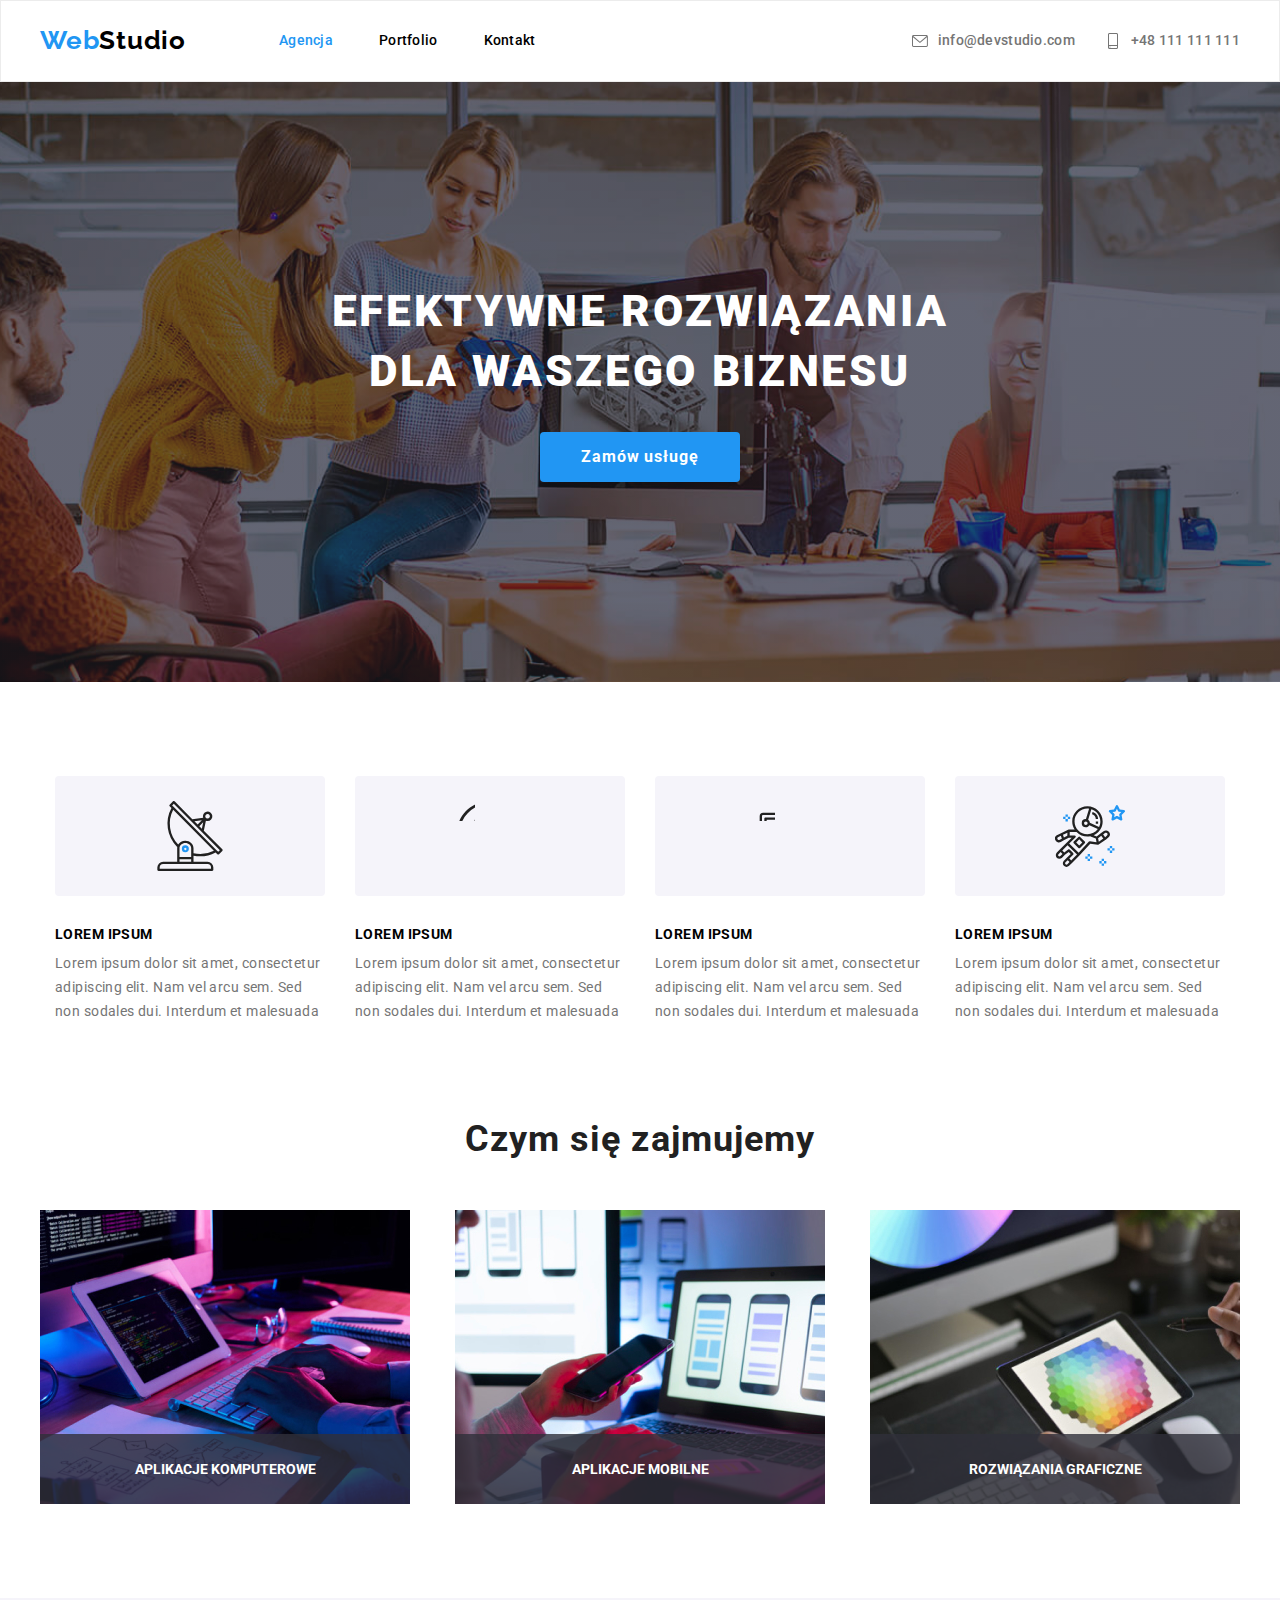
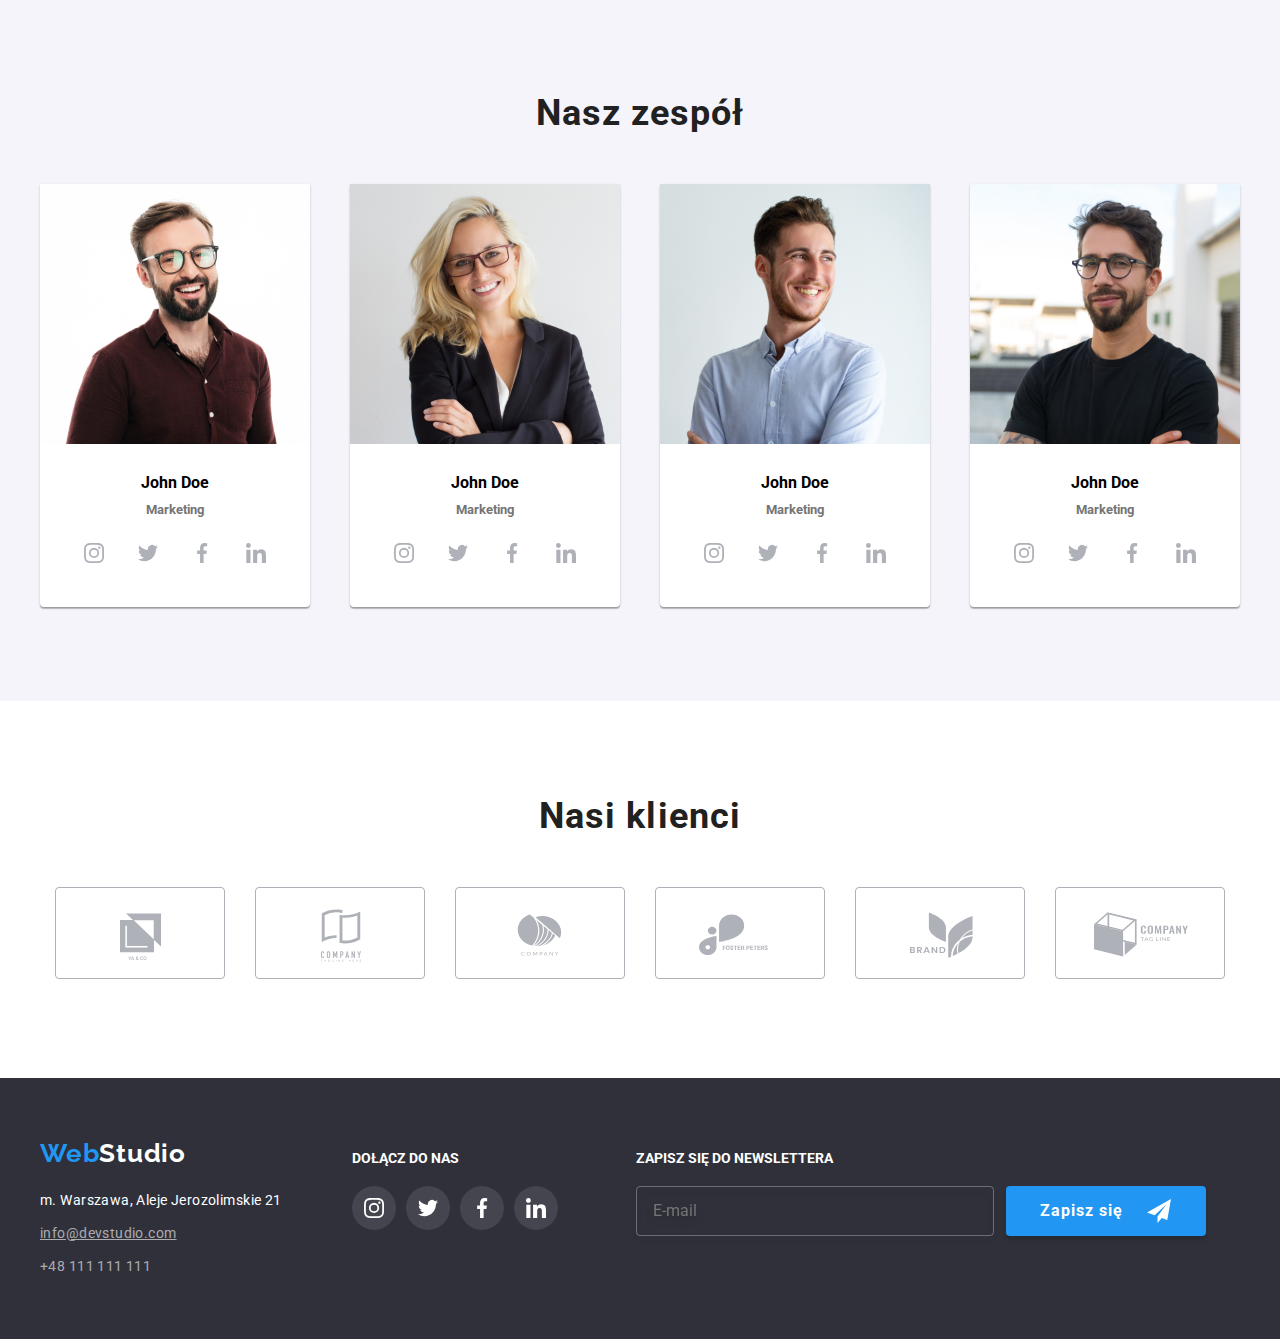
<file: index.html>
<!DOCTYPE html>
<html lang="pl">
<head>
    <meta charset="UTF-8">
    <meta http-equiv="X-UA-Compatible" content="IE=edge">
    <meta name="viewport" content="width=device-width, initial-scale=1.0">
    <link rel="preconnect" href="https://fonts.gstatic.com">
    <link
        href="https://fonts.googleapis.com/css2?family=Raleway:wght@400;700&family=Roboto:wght@400;500;700;900&display=swap"
        rel="stylesheet">

    <title>webstudio main page</title>

    <link rel="stylesheet"
        href="https://cdnjs.cloudflare.com/ajax/libs/modern-normalize/1.0.0/modern-normalize.min.css">
    <link rel="stylesheet" href="./css/main.min.css">

</head>

  <body>

    <header class="page-header">
      <div class="container">
        <a class="logo link" href="./index.html"><span class="logo logo__accent--blue">Web</span>Studio</a>


        <nav class="navigation">
          <ul class="navigation__list">
            <li class="navigation__item navigation__item--active-page list">
              <a class="navigation__link link" href="./index.html">Agencja</a>
            </li>
            <li class="navigation__item list">
              <a class="navigation__link link" href="./portfolio.html"
                >Portfolio</a
              >
            </li>
            <li class="navigation__item list">
              <a class="navigation__link link" href="./kontakt.html">Kontakt</a>
            </li>
          </ul>
        </nav>
        
        <ul class="contact__list">
            <li class="contact__item list">
              <a href="mailto:info@devstudio.com" class="contact__link link">
                <svg class="contact__icon icon">
                  <use xlink:href="./images/icons.svg#icon-envelope" />
                </svg>info@devstudio.com</a>
            </li>
            <li class="contact__item list">
              <a href="tel:+48111111111" class="contact__link link">
                <svg class="contact__icon icon">
                  <use xlink:href=" ./images/icons.svg#icon-smartphone" />
                </svg>+48 111 111 111</a>
            </li>
        </ul>
      </div>
    </header>
    <main>

      <!-- Service markup-->
      <section class="service">
        <div class="container">
          <h1 class="service__title">
            efektywne rozwiązania dla waszego biznesu
          </h1>
          <button type="button" class="btn service__btn btn--blue" data-modal-open>
            Zamów usługę
          </button>
        </div>
      </section>

      <!-- About us markup-->
      <section class="article">
        <div class="container">
          <ul class="article__list">
            <li class="article__item list">
              <div class="article__icon-wrapper">
                <svg class="article__icon">
                  <use href="./images/icons.svg#icon-antenna"></use>
                </svg>
              </div>
              <h3 class="article__title">Lorem ipsum</h3>
              <p class="article__text">
                Lorem ipsum dolor sit amet, consectetur adipiscing elit. Nam vel
                arcu sem. Sed non sodales dui. Interdum et malesuada
              </p>
            </li>
            <li class="article__item list">
              <div class="article__icon-wrapper">
                <svg class="article__icon">
                  <use href="./images/icons.svg#icon-clock"></use>
                </svg>
              </div>
              <h3 class="article__title">Lorem ipsum</h3>
              <p class="article__text">
                Lorem ipsum dolor sit amet, consectetur adipiscing elit. Nam vel
                arcu sem. Sed non sodales dui. Interdum et malesuada
              </p>
            </li>
            <li class="article__item list">
              <div class="article__icon-wrapper">
                <svg class="article__icon">
                  <use href="./images/icons.svg#icon-diagram"></use>
                </svg>
              </div>
              <h3 class="article__title">Lorem ipsum</h3>
              <p class="article__text">
                Lorem ipsum dolor sit amet, consectetur adipiscing elit. Nam vel
                arcu sem. Sed non sodales dui. Interdum et malesuada
              </p>
            </li>
            <li class="article__item list">
              <div class="article__icon-wrapper">
                <svg class="article__icon">
                  <use href="./images/icons.svg#icon-astronaut"></use>
                </svg>
              </div>
              <h3 class="article__title">Lorem ipsum</h3>
              <p class="article__text">
                Lorem ipsum dolor sit amet, consectetur adipiscing elit. Nam vel
                arcu sem. Sed non sodales dui. Interdum et malesuada
              </p>
            </li>
          </ul>
        </div>
      </section>

      <section class="about">
       <div class="container">
          <h2 class="about__title main-header">Czym się zajmujemy</h2>
          <ul class="about__list">
            <li class="about__item list">
              <img
                src="./images/main/about_us_img1.jpg"
                alt="klawiatura"
                width="370"
                height="294"
              />
              <p class="about__caption">aplikacje komputerowe</p>
            </li>
            <li class="about__item list">
              <img
                src="./images/main/about_us_img2.jpg"
                alt="laptop"
                width="370"
                height="294"
              />
              <p class="about__caption">aplikacje mobilne</p>
            </li>
            <li class="about__item list">
              <img
                src="./images/main/about_us_img3.jpg"
                alt="tablet"
                width="370"
                height="294"
              />
              <p class="about__caption">rozwiązania graficzne</p>
            </li>
          </ul>
        </div>
      </section>

      <!-- Team markup-->
      <section class="team">
        <div class="container">
          <h2 class="team__title main-header">Nasz zespół</h2>
          <ul class="team__list">
            <li class="team__item list">
              <img
                class="team__img"
                src="./images/main/team_product.jpg"
                alt="John Doe - Product Designer photo"
                width="270"
                height="260"
              />
              <div class="team__person">
                <h4 class="team__person--name">John Doe</h4>
                <h5 class="team__person--position">Marketing</h5>
                <ul class="team-socials__list list">
                  <li class="team-socials__item link">
                    <a
                      class="team-socials__link"
                      href="https://www.instagram.com/"
                    >
                      <svg class="team-socials__icon icon social-icon">
                        <use xlink:href="./images/icons.svg#icon-instagram"></use>
                      </svg>
                    </a>
                  </li>
                  <li class="team-socials__item link">
                    <a
                      class="team-socials__link"
                      href="https://twitter.com/"
                    >
                      <svg class="team-socials__icon icon social-icon">
                        <use xlink:href="./images/icons.svg#icon-twitter"></use>
                      </svg>
                    </a>
                  </li>
                  <li class="team-socials__item link">
                    <a
                      class="team-socials__link"
                      href="https://www.facebook.com/"
                    >
                      <svg class="team-socials__icon icon social-icon">
                        <use xlink:href="./images/icons.svg#icon-facebook"></use>
                      </svg>
                    </a>
                  </li>
                  <li class="team-socials__item link">
                    <a
                      class="team-socials__link"
                      href="https://www.linkedin.com/"
                    >
                      <svg class="team-socials__icon icon social-icon">
                        <use xlink:href="./images/icons.svg#icon-linkedin"></use>
                      </svg>
                    </a>
                  </li>
                </ul>
              </div>
            </li>
            <li class="team__item list">
              <img
                class="team__img"
                src="./images/main/team_frontend.jpg"
                alt="Jane Doe - Frontend Developer photo"
                width="270"
                height="260"
              />
              <div class="team__person">
                <h4 class="team__person--name">John Doe</h4>
                <h5 class="team__person--position">Marketing</h5>
                <ul class="team-socials__list list">
                  <li class="team-socials__item link">
                    <a
                      class="team-socials__link"
                      href="https://www.instagram.com/"
                    >
                      <svg class="team-socials__icon icon social-icon">
                        <use xlink:href="./images/icons.svg#icon-instagram"></use>
                      </svg>
                    </a>
                  </li>
                  <li class="team-socials__item link">
                    <a
                      class="team-socials__link"
                      href="https://twitter.com/"
                    >
                      <svg class="team-socials__icon icon social-icon">
                        <use xlink:href="./images/icons.svg#icon-twitter"></use>
                      </svg>
                    </a>
                  </li>
                  <li class="team-socials__item link">
                    <a
                      class="team-socials__link"
                      href="https://www.facebook.com/"
                    >
                      <svg class="team-socials__icon icon social-icon">
                        <use xlink:href="./images/icons.svg#icon-facebook"></use>
                      </svg>
                    </a>
                  </li>
                  <li class="team-socials__item link">
                    <a
                      class="team-socials__link"
                      href="https://www.linkedin.com/"
                    >
                      <svg class="team-socials__icon icon social-icon">
                        <use xlink:href="./images/icons.svg#icon-linkedin"></use>
                      </svg>
                    </a>
                  </li>
                </ul>
              </div>
            </li>
            <li class="team__item list">
              <img
                class="team__img"
                src="./images/main/team_marketing.jpg"
                alt="John Doe - Marketing photo"
                width="270"
                height="260"
              />
              <div class="team__person">
                <h4 class="team__person--name">John Doe</h4>
                <h5 class="team__person--position">Marketing</h5>
                <ul class="team-socials__list list">
                  <li class="team-socials__item link">
                    <a
                      class="team-socials__link"
                      href="https://www.instagram.com/"
                    >
                      <svg class="team-socials__icon icon social-icon">
                        <use xlink:href="./images/icons.svg#icon-instagram"></use>
                      </svg>
                    </a>
                  </li>
                  <li class="team-socials__item link">
                    <a
                      class="team-socials__link"
                      href="https://twitter.com/"
                    >
                      <svg class="team-socials__icon icon social-icon">
                        <use xlink:href="./images/icons.svg#icon-twitter"></use>
                      </svg>
                    </a>
                  </li>
                  <li class="team-socials__item link">
                    <a
                      class="team-socials__link"
                      href="https://www.facebook.com/"
                    >
                      <svg class="team-socials__icon icon social-icon">
                        <use xlink:href="./images/icons.svg#icon-facebook"></use>
                      </svg>
                    </a>
                  </li>
                  <li class="team-socials__item link">
                    <a
                      class="team-socials__link"
                      href="https://www.linkedin.com/"
                    >
                      <svg class="team-socials__icon icon social-icon">
                        <use xlink:href="./images/icons.svg#icon-linkedin"></use>
                      </svg>
                    </a>
                  </li>
                </ul>
              </div>
            </li>
            <li class="team__item list">
              <img
                class="team__img"
                src="./images/main/team_ui.jpg"
                alt="John Doe - UI Designer photo"
                width="270"
                height="260"
              />
              <div class="team__person">
                <h4 class="team__person--name">John Doe</h4>
                <h5 class="team__person--position">Marketing</h5>
                <ul class="team-socials__list list">
                  <li class="team-socials__item link">
                    <a
                      class="team-socials__link"
                      href="https://www.instagram.com/"
                    >
                      <svg class="team-socials__icon icon social-icon">
                        <use xlink:href="./images/icons.svg#icon-instagram"></use>
                      </svg>
                    </a>
                  </li>
                  <li class="team-socials__item link">
                    <a
                      class="team-socials__link"
                      href="https://twitter.com/"
                    >
                      <svg class="team-socials__icon icon social-icon">
                        <use xlink:href="./images/icons.svg#icon-twitter"></use>
                      </svg>
                    </a>
                  </li>
                  <li class="team-socials__item link">
                    <a
                      class="team-socials__link"
                      href="https://www.facebook.com/"
                    >
                      <svg class="team-socials__icon icon social-icon">
                        <use xlink:href="./images/icons.svg#icon-facebook"></use>
                      </svg>
                    </a>
                  </li>
                  <li class="team-socials__item link">
                    <a
                      class="team-socials__link"
                      href="https://www.linkedin.com/"
                    >
                      <svg class="team-socials__icon icon social-icon">
                        <use xlink:href="./images/icons.svg#icon-linkedin"></use>
                      </svg>
                    </a>
                  </li>
                </ul>
              </div>
            </li>
          </ul>
        </div>
      </section>

      <!-- Team markup-->
      <section class="clients">
        <div class="container">
        <h2 class="clients__title main-header">Nasi klienci</h2>
          <ul class="clients__list">
            <li class="clients__item list">
              <a class="clients__link" href="#">
                <svg class="clients__icon icon">
                  <use href="./images/icons.svg#icon-logo1"></use>
                </svg>
              </a>
            </li>
            <li class="clients__item list">
              <a class="clients__link" href="#">
                <svg class="clients__icon icon">
                  <use href="./images/icons.svg#icon-logo2"></use>
                </svg>
              </a>
            </li>
            <li class="clients__item list">
              <a class="clients__link" href="#">
                <svg class="clients__icon icon">
                  <use href="./images/icons.svg#icon-logo3"></use>
                </svg>
              </a>
            </li>
            <li class="clients__item list">
              <a class="clients__link" href="#">
                <svg class="clients__icon icon">
                  <use href="./images/icons.svg#icon-logo4"></use>
                </svg>
              </a>
            </li>
            <li class="clients__item list">
              <a class="clients__link" href="#">
                <svg class="clients__icon icon">
                  <use href="./images/icons.svg#icon-logo5"></use>
                </svg>
              </a>
            </li>
            <li class="clients__item list">
              <a class="clients__link" href="#">
                <svg class="clients__icon icon">
                  <use href="./images/icons.svg#icon-logo6"></use>
                </svg>
              </a>
            </li>
          </ul>
        </div>
      </section>
    </main>

    <footer class="footer">
      <div class="container">
        <div class="footer__wrapper">
          <a class="footer__logo footer_logo--white logo link" href="./index.html"
                ><span class="logo logo__accent--blue">Web</span
                ><span class="logo logo__accent--white">Studio</span></a
              >
            <address>
              <ul class="adress__list">
                <li class="adress__item list">
                  m. Warszawa, Aleje Jerozolimskie 21
                </li>
                <li class="adress__item list">
                  <a
                    class="adress__contact link"
                    href="mailto:info@devstudio.com"
                    >info@devstudio.com</a
                  >
                </li>
                <li class="adress__item list">
                  <a class="adress__contact link" href="tel:48111111111"
                    >+48 111 111 111</a
                  >
                </li>
              </ul>
            </address>
          </div>

          <div class="footer-socials">
            <h3 class="footer-socials__title">dołącz do nas</h3>
            <ul class="footer-socials__list list">
              <li class="footer-socials__item link">
                <a
                  class="footer-socials__link"
                  href="https://www.instagram.com/"
                >
                  <svg class="footer-socials__icon icon social-icon">
                    <use href="./images/icons.svg#icon-instagram"></use>
                  </svg>
                </a>
              </li>
              <li class="footer-socials__item link">
                <a class="footer-socials__link" href="https://twitter.com/">
                  <svg class="footer-socials__icon icon social-icon">
                    <use href="./images/icons.svg#icon-twitter"></use>
                  </svg>
                </a>
              </li>
              <li class="footer-socials__item link">
                <a
                  class="footer-socials__link"
                  href="https://www.facebook.com/"
                >
                  <svg class="footer-socials__icon icon social-icon">
                    <use href="./images/icons.svg#icon-facebook"></use>
                  </svg>
                </a>
              </li>
              <li class="footer-socials__item link">
                <a
                  class="footer-socials__link"
                  href="https://www.linkedin.com/"
                >
                  <svg class="footer-socials__icon icon social-icon">
                    <use href="./images/icons.svg#icon-linkedin"></use>
                  </svg>
                </a>
              </li>
            </ul>
          </div>

          <div class="newsletter">
            <form
              class="newsletter__form"
              autocomplete="off"
              method="POST"
              action="javascript:void(0);"
            >
              <label class="newsletter__label">
                <h3 class="newsletter__title">
                  zapisz się do newslettera
                </h3>
                <input
                  class="newsletter__input"
                  type="email"
                  name="email"
                  placeholder="E-mail"
                  required
                />
              </label>
              <button type="submit" class="btn btn--blue newsletter__btn ">
                Zapisz się
                <svg class="newsletter__icon">
                  <use href="./images/icons.svg#icon-send"></use>
                </svg>
              </button>
            </form>
          </li>
        </div>
      </div>
    </footer>

    <div class="backdrop is-hidden" data-modal>

      <div class="modal">
        <button type="button" id="close" class="modal__btn" data-modal-close>
          <svg class="close__icon">
            <use href="./images/icons.svg#icon-cross"></use>
          </svg>
        </button>

        <div class="modal__form">
          <h3 class="form__header">Zostaw swoje dane w formularzu poniżej</h3>
          <form class="form__container" autocomplete="off" method="POST">

            <label class="form__label" for="user_name">
              <span class="form__span">Imie</span>
              <svg class="form__icon">
                <use href="./images/icons.svg#icon-person"></use>
              </svg>
              <input 
                class="form__text"
                type="name"
                id="user_name"
                name="name"
                required 
              />
            </label>

            <label class="form__label" for="user_phone">
              <span class="form__span">Telefon</span>
              <svg class="form__icon">
                <use href="./images/icons.svg#icon-phone"></use>
              </svg>
              <input
                class="form__text"
                type="phone"
                id="user_phone"
                name="phone"
                pattern="[0-9]{3}-[0-9]{3}-[0-9]{3}"
                required
              />
            </label>

            <label class="form__label" for="user_email">
              <span class="form__span">Email</span>
              <svg class="form__icon">
                <use href="./images/icons.svg#icon-email"></use>
              </svg>
              <input class="form__text" type="email" id="user_email" name="email" required />
            </label>

            <label class="form__label">
              <span class="form__span">Komentarz</span>
              <textarea
                class="form__textarea"
                id="comment"
                name="comment"
                rows="5"
                placeholder="Wprowadź text"
              ></textarea>
            </label>

            <label class="policy__input">
              <input
                class="policy__input--checkbox hidden-input"
                type="checkbox"
                name="accept"
                required
              />
              <span class="policy__text"
                >Oświadczam, iż akceptuję
                <a href="#" class="policy__link">Regulamin</a> i
                <a href="#" class="policy__link">Politykę Prywatności.</a>
              </span>
            </label>

            <button type="button" id="send" class="modal__btn--submit btn--blue btn" data-modal-close>
              Wyślij
            </button>
          </form>
          </div>
        </div>
      </div>
    <script src="./js/modal.js"></script>
  </body>
</html>
</file>
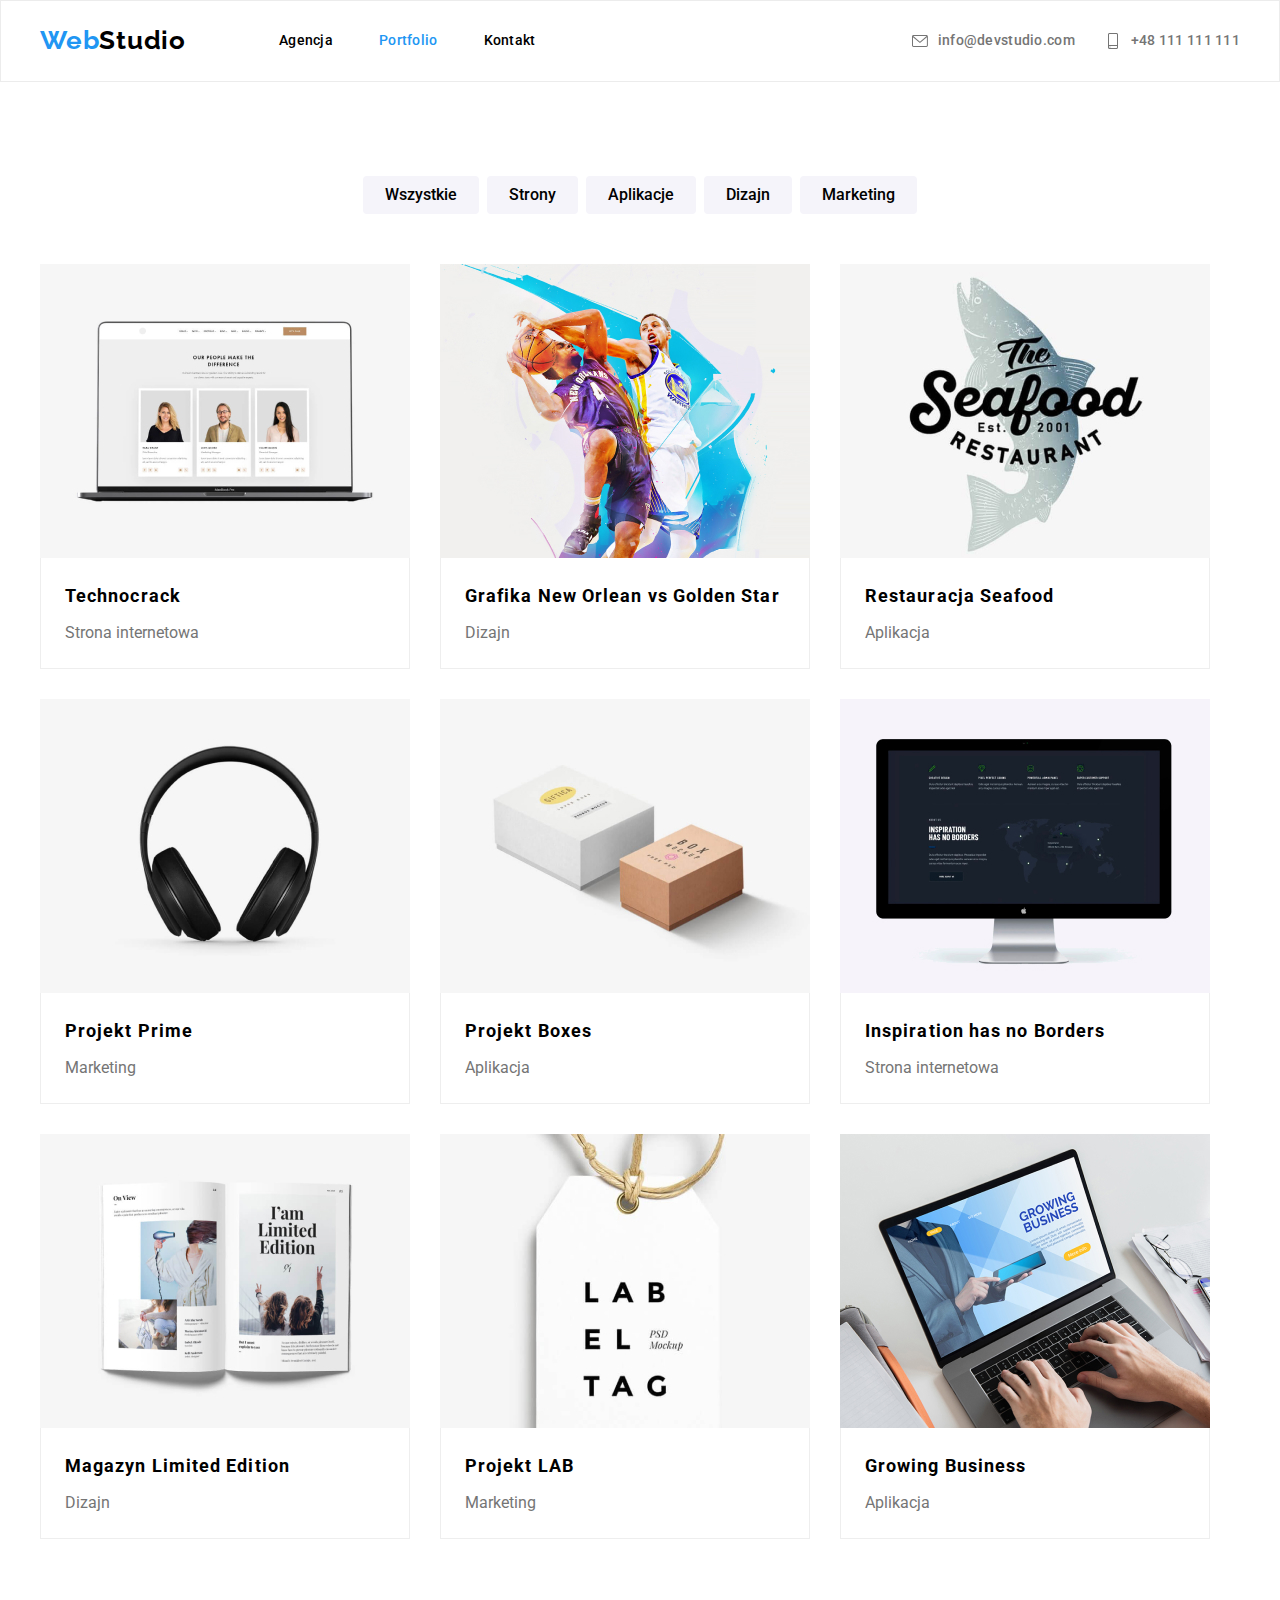
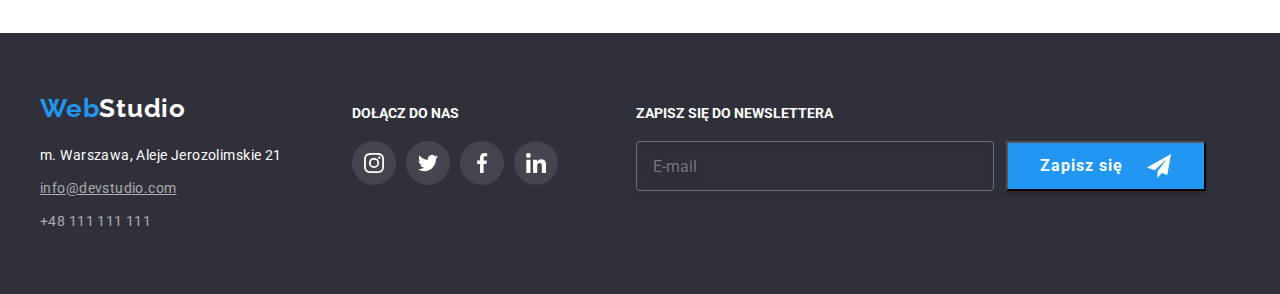
<file: portfolio.html>
<!DOCTYPE html>
<html lang="pl">

<head>
    <meta charset="UTF-8">
    <meta http-equiv="X-UA-Compatible" content="IE=edge">
    <meta name="viewport" content="width=device-width, initial-scale=1.0">
    <link rel="preconnect" href="https://fonts.gstatic.com">
    <link
        href="https://fonts.googleapis.com/css2?family=Raleway:wght@400;700&family=Roboto:wght@400;500;700;900&display=swap"
        rel="stylesheet">

    <title>webstudio portfolio page</title>

    <link rel="stylesheet"
        href="https://cdnjs.cloudflare.com/ajax/libs/modern-normalize/1.0.0/modern-normalize.min.css">
    <link rel="stylesheet" href="./css/main.min.css">

</head>

  <body>
    <header class="page-header">
      <div class="container">
        <a class="logo link" href="./index.html"><span class="logo logo__accent--blue">Web</span>Studio</a>

        <nav class="navigation">
          <ul class="navigation__list">
            <li class="navigation__item list">
              <a class="navigation__link link" href="./index.html">Agencja</a>
            </li>
            <li class="navigation__item navigation__item--active-page list">
              <a class="navigation__link link" href="./portfolio.html"
                >Portfolio</a
              >
            </li>
            <li class="navigation__item list">
              <a class="navigation__link link" href="./kontakt.html">Kontakt</a>
            </li>
          </ul>
        </nav>
        
        <ul class="contact__list">
            <li class="contact__item list">
              <a href="mailto:info@devstudio.com" class="contact__link link">
                <svg class="contact__icon icon">
                  <use xlink:href="./images/icons.svg#icon-envelope" />
                </svg>info@devstudio.com</a>
            </li>
            <li class="contact__item list">
              <a href="tel:+48111111111" class="contact__link link">
                <svg class="contact__icon icon">
                  <use xlink:href=" ./images/icons.svg#icon-smartphone" />
                </svg>+48 111 111 111</a>
            </li>
        </ul>
      </div>
    </header>

    <main>
      <section class="nav">
        <!-- Buttons markup-->
        <div class="container">
          <ul class="nav__list">
            <li class="nav__item list">
              <button type="button" class="nav__btn btn">Wszystkie</button>
            </li>
            <li class="nav__item list">
              <button type="button" class="nav__btn btn"">Strony</button>
            </li>
            <li class="nav__item list">
              <button type="button" class="nav__btn btn"">Aplikacje</button>
            </li>
            <li class="nav__item list">
              <button type="button" class="nav__btn btn"">Dizajn</button>
            </li>
            <li class="nav__item list">
              <button type="button" class="nav__btn btn"">Marketing</button>
            </li>
          </ul>


        <!-- Table portfolio markup-->
          <ul class="portfolio">
            <li class="portfolio__item list">
              <div class="portfolio__img--box">
                <img
                  class="portoflio__img"
                  src="./images/portfolio/portfolio_img1.jpg"
                  alt="laptop"
                  width="370"
                  height="294"
                />
                <div class="portfolio__overlay">
                  <p class="portfolio__overlay--text">
                    Technocrack jest popularną platformą wykorzystywaną do
                    rozpowszechniania koronawirusa. Firmy wykorzystują tę
                    platformę do celów szpiegowskich i ataków na
                    niezabezpieczone serwery konkurencji
                  </p>
                </div>
              </div>
              <figcaption class="portfolio__caption">
                <h3 class="portfolio__caption--title">Technocrack</h3>
                <p class="portfolio__caption--text">Strona internetowa</p>
              </figcaption>
            </li>
            <li class="portfolio__item list">
              <div class="portfolio__img--box">
                <img
                  class="portoflio__img"
                  src="./images/portfolio/portfolio_img2.jpg"
                  alt="koszykówka"
                  width="370"
                  height="294"
                />
                <div class="portfolio__overlay">
                  <p class="portfolio__overlay--text">
                    Technocrack jest popularną platformą wykorzystywaną do
                    rozpowszechniania koronawirusa. Firmy wykorzystują tę
                    platformę do celów szpiegowskich i ataków na
                    niezabezpieczone serwery konkurencji
                  </p>
                </div>
              </div>
              <figcaption class="portfolio__caption">
                <h3 class="portfolio__caption--title">
                  Grafika New Orlean vs Golden Star
                </h3>
                <p class="portfolio__caption--text">Dizajn</p>
              </figcaption>
            </li>
            <li class="portfolio__item list">
              <div class="portfolio__img--box">
                <img
                  class="portoflio__img"
                  src="./images/portfolio/portfolio_img3.jpg"
                  alt="the seafood restaurant logo"
                  width="370"
                  height="294"
                />
                <div class="portfolio__overlay">
                  <p class="portfolio__overlay--text">
                    Technocrack jest popularną platformą wykorzystywaną do
                    rozpowszechniania koronawirusa. Firmy wykorzystują tę
                    platformę do celów szpiegowskich i ataków na
                    niezabezpieczone serwery konkurencji
                  </p>
                </div>
              </div>
              <figcaption class="portfolio__caption">
                <h3 class="portfolio__caption--title">Restauracja Seafood</h3>
                <p class="portfolio__caption--text">Aplikacja</p>
              </figcaption>
            </li>
            <li class="portfolio__item list">
              <div class="portfolio__img--box">
                <img
                  class="portoflio__img"
                  src="./images/portfolio/portfolio_img4.jpg"
                  alt="słuchawki"
                  width="370"
                  height="294"
                />
                <div class="portfolio__overlay">
                  <p class="portfolio__overlay--text">
                    Technocrack jest popularną platformą wykorzystywaną do
                    rozpowszechniania koronawirusa. Firmy wykorzystują tę
                    platformę do celów szpiegowskich i ataków na
                    niezabezpieczone serwery konkurencji
                  </p>
                </div>
              </div>
              <figcaption class="portfolio__caption">
                <h3 class="portfolio__caption--title">Projekt Prime</h3>
                <p class="portfolio__caption--text">Marketing</p>
              </figcaption>
            </li>
            <li class="portfolio__item list">
              <div class="portfolio__img--box">
                <img
                  class="portoflio__img"
                  src="./images/portfolio/portfolio_img5.jpg"
                  alt="dwa pudełka"
                  width="370"
                  height="294"
                />
                <div class="portfolio__overlay">
                  <p class="portfolio__overlay--text">
                    Technocrack jest popularną platformą wykorzystywaną do
                    rozpowszechniania koronawirusa. Firmy wykorzystują tę
                    platformę do celów szpiegowskich i ataków na
                    niezabezpieczone serwery konkurencji
                  </p>
                </div>
              </div>
              <figcaption class="portfolio__caption">
                <h3 class="portfolio__caption--title">Projekt Boxes</h3>
                <p class="portfolio__caption--text">Aplikacja</p>
              </figcaption>
            </li>
            <li class="portfolio__item list">
              <div class="portfolio__img--box">
                <img
                  class="portoflio__img"
                  src="./images/portfolio/portfolio_img6.jpg"
                  alt="monitor ekran"
                  width="370"
                  height="294"
                />
                <div class="portfolio__overlay">
                  <p class="portfolio__overlay--text">
                    Technocrack jest popularną platformą wykorzystywaną do
                    rozpowszechniania koronawirusa. Firmy wykorzystują tę
                    platformę do celów szpiegowskich i ataków na
                    niezabezpieczone serwery konkurencji
                  </p>
                </div>
              </div>
              <figcaption class="portfolio__caption">
                <h3 class="portfolio__caption--title">Inspiration has no Borders</h3>
                <p class="portfolio__caption--text">Strona internetowa</p>
              </figcaption>
            </li>
            <li class="portfolio__item list">
              <div class="portfolio__img--box">
                <img
                  class="portoflio__img"
                  src="./images/portfolio/portfolio_img7.jpg"
                  alt="magazyn"
                  width="370"
                  height="294"
                />
                <div class="portfolio__overlay">
                  <p class="portfolio__overlay--text">
                    Technocrack jest popularną platformą wykorzystywaną do
                    rozpowszechniania koronawirusa. Firmy wykorzystują tę
                    platformę do celów szpiegowskich i ataków na
                    niezabezpieczone serwery konkurencji
                  </p>
                </div>
              </div>
              <figcaption class="portfolio__caption">
                <h3 class="portfolio__caption--title">Magazyn Limited Edition</h3>
                <p class="portfolio__caption--text">Dizajn</p>
              </figcaption>
            </li>
            <li class="portfolio__item list">
              <div class="portfolio__img--box">
                <img
                  class="portoflio__img"
                  src="./images/portfolio/portfolio_img8.jpg"
                  alt="label tag"
                  width="370"
                  height="294"
                />
                <div class="portfolio__overlay">
                  <p class="portfolio__overlay--text">
                    Technocrack jest popularną platformą wykorzystywaną do
                    rozpowszechniania koronawirusa. Firmy wykorzystują tę
                    platformę do celów szpiegowskich i ataków na
                    niezabezpieczone serwery konkurencji
                  </p>
                </div>
              </div>
              <figcaption class="portfolio__caption">
                <h3 class="portfolio__caption--title">Projekt LAB</h3>
                <p class="portfolio__caption--text">Marketing</p>
              </figcaption>
            </li>
            <li class="portfolio__item list">
              <div class="portfolio__img--box">
                <img
                  class="portoflio__img"
                  src="./images/portfolio/portfolio_img9.jpg"
                  alt="growning business"
                  width="370"
                  height="294"
                />
                <div class="portfolio__overlay">
                  <p class="portfolio__overlay--text">
                    Technocrack jest popularną platformą wykorzystywaną do
                    rozpowszechniania koronawirusa. Firmy wykorzystują tę
                    platformę do celów szpiegowskich i ataków na
                    niezabezpieczone serwery konkurencji
                  </p>
                </div>
              </div>
              <figcaption class="portfolio__caption">
                <h3 class="portfolio__caption--title">Growing Business</h3>
                <p class="portfolio__caption--text">Aplikacja</p>
              </figcaption>
            </li>
          </ul>
        </div>
      </section>
    </main>

    <footer class="footer">
      <div class="container">
        <div class="footer__wrapper">
              <a class="footer__logo footer_logo--white logo link" href="./index.html"
                ><span class="logo logo__accent--blue">Web</span
                ><span class="logo logo__accent--white">Studio</span></a
              >
            <address>
              <ul class="adress__list">
                <li class="adress__item list">
                  m. Warszawa, Aleje Jerozolimskie 21
                </li>
                <li class="adress__item list">
                  <a
                    class="adress__contact link"
                    href="mailto:info@devstudio.com"
                    >info@devstudio.com</a
                  >
                </li>
                <li class="adress__item list">
                  <a class="adress__contact link" href="tel:48111111111"
                    >+48 111 111 111</a
                  >
                </li>
              </ul>
            </address>
          </div>

          <div class="footer-socials">
            <h3 class="footer-socials__title">dołącz do nas</h3>
            <ul class="footer-socials__list list">
              <li class="footer-socials__item link">
                <a
                  class="footer-socials__link"
                  href="https://www.instagram.com/"
                >
                  <svg class="footer-socials__icon icon social-icon">
                    <use href="./images/icons.svg#icon-instagram"></use>
                  </svg>
                </a>
              </li>
              <li class="footer-socials__item link">
                <a class="footer-socials__link" href="https://twitter.com/">
                  <svg class="footer-socials__icon icon social-icon">
                    <use href="./images/icons.svg#icon-twitter"></use>
                  </svg>
                </a>
              </li>
              <li class="footer-socials__item link">
                <a
                  class="footer-socials__link"
                  href="https://www.facebook.com/"
                >
                  <svg class="footer-socials__icon icon social-icon">
                    <use href="./images/icons.svg#icon-facebook"></use>
                  </svg>
                </a>
              </li>
              <li class="footer-socials__item link">
                <a
                  class="footer-socials__link"
                  href="https://www.linkedin.com/"
                >
                  <svg class="footer-socials__icon icon social-icon">
                    <use href="./images/icons.svg#icon-linkedin"></use>
                  </svg>
                </a>
              </li>
            </ul>
          </div>

          <div class="newsletter">
            <form
              class="newsletter__form"
              autocomplete="off"
              method="POST"
              action="javascript:void(0);"
            >
              <label class="newsletter__label">
                <h3 class="newsletter__title">
                  zapisz się do newslettera
                </h3>
                <input
                  class="newsletter__input"
                  type="email"
                  name="email"
                  placeholder="E-mail"
                  required
                />
              </label>
              <button type="submit" class="newsletter__btn btn--blue">
                Zapisz się
                <svg class="newsletter__icon">
                  <use href="./images/icons.svg#icon-send"></use>
                </svg>
              </button>
            </form>
          </li>
        </div>
      </div>
    </footer>

    <script src="./js/modal.js"></script>
  </body>
</html>
</file>
<file: css/main.min.css>
:root{font-family:"Roboto",sans-serif}body{font-family:var(--main-font)}h1,h2,h3,h4,h5,h6{margin:0;padding:0}ul,ol{padding:0;margin:0}p{margin:0;padding:0}a,a:visited{text-decoration:none;color:currentColor}figcaption{margin:0;padding:0}.list{list-style:none}.link{text-decoration:none}img{display:block}.container{width:1200px;margin:0 auto}.page-header .container{display:flex;align-items:center;height:80px;padding-top:24px;padding-bottom:25px}.service .container{padding:200px 0}.article .container{padding-top:94px;padding-bottom:47px}.about .container{padding-top:47px;padding-bottom:94px}.team .container{padding-top:94px;padding-bottom:94px}.clients .container{padding-top:94px;padding-bottom:94px}.footer .container{display:flex;padding-top:60px;padding-bottom:60px;justify-content:center;align-items:flex-start}.nav .container{padding-top:94px;padding-bottom:94px}.main-header{font-weight:700;font-size:36px;line-height:1.167;text-align:center;letter-spacing:0.03em;color:#212121}.icon{display:inline-block;fill:currentColor}.contact__icon{height:16px;width:16px;margin-right:10px}.social-icon{width:20px;height:20px}.close__icon{width:11px;height:11px}.form__icon{height:18px;width:18px}.btn{border-radius:4px;border:none;cursor:pointer}.btn--blue{font-family:"Roboto",sans-serif;font-weight:700;font-size:16px;line-height:1.875;letter-spacing:0.06em;color:#fff;background-color:#2196f3;box-shadow:0px 4px 4px rgba(0,0,0,0.15);width:200px;height:50px}.btn__close{position:absolute;display:flex;justify-content:center;align-items:center;top:8px;right:8px;width:30px;height:30px;border:1px solid rgba(0,0,0,0.1);border-radius:50%;background-color:transparent}.logo{font-family:"Raleway",sans-serif;font-weight:700;font-size:26px;line-height:1.192;letter-spacing:0.03em;color:#000}.logo__accent--blue{color:#2196f3}.logo__accent--white{color:#fff}.backdrop{position:fixed;left:0;top:0;width:100%;height:100%;background-color:rgba(0,0,0,0.2);opacity:1;transition:opacity 250ms cubic-bezier(0.4, 0, 0.2, 1)}.is-hidden{opacity:0;visibility:hidden;pointer-events:none}.page-header{border:1px solid #ECECEC}.navigation{display:flex}.navigation__list{display:flex;align-items:center;margin-left:93px}.navigation__item:not(:last-child){margin-right:46px}.navigation__item--active-page{color:#2196f3}.navigation__link{letter-spacing:0.02em;font-weight:500;font-size:14px;cursor:pointer;transition:all 250ms cubic-bezier(0.4, 0, 0.2, 1)}.navigation__link:after{content:"";display:inline-block;position:absolute;width:100%;height:4px;left:0;top:45px;background:#2196f3;border-radius:2px;transform:scale(0, 1);transition:all 250ms cubic-bezier(0.4, 0, 0.2, 1)}.navigation__link:hover:after{transform:scale(1, 1)}.navigation__link:hover,.navigation__link:focus{color:#2196f3}.navigation__item{position:relative}.contact__item{letter-spacing:0.02em;font-weight:500;font-size:14px;cursor:pointer;transition:all 250ms cubic-bezier(0.4, 0, 0.2, 1)}.contact__item:not(:last-child){margin-right:30px}.contact__list{display:flex;align-items:center;margin-left:auto}.contact__link{color:#757575;vertical-align:middle;display:flex;align-items:center}.contact__link:hover,.contact__link:focus{color:#2196f3}.service{background-color:#2f303a;background-image:linear-gradient(rgba(47,48,58,0.4), rgba(47,48,58,0.4)),url("../images/main/service_background.png");background-repeat:no-repeat;background-position:center}.service__title{font-weight:900;font-size:44px;line-height:1.36;letter-spacing:0.06em;text-transform:uppercase;color:#fff;margin-bottom:30px;width:696px;text-align:center;margin-left:auto;margin-right:auto}.service__btn{margin:0 auto;display:block;text-align:center;align-items:center}.article{padding-bottom:0}.article__list{display:flex;justify-content:center}.article__icon{height:70px;width:70px;align-items:center;justify-content:center}.article__icon-wrapper{display:flex;background:#f5f4fa;border-radius:4px;height:120px;width:270px;padding:25px 100px;margin-bottom:30px}.article__title{text-transform:uppercase;line-height:1.142;font-size:14px;letter-spacing:0.03em}.article__item{flex-basis:calc(100% / 4 - 30px)}.article__item:first-of-type{margin-right:15px}.article__item:nth-child(2){margin-left:15px;margin-right:15px}.article__item:nth-child(3){margin-left:15px;margin-right:15px}.article__item:last-of-type{margin-left:15px}.article__text{font-size:14px;color:#757575;margin:10px 0 0;line-height:1.714;letter-spacing:0.03em}.about__title{padding-bottom:50px}.about__list{display:flex;justify-content:space-between;align-items:center}.about__item{position:relative;overflow:hidden;padding:15xp 15px}.about__caption{position:absolute;bottom:0;left:0;margin:0;width:100%;text-transform:uppercase;font-weight:700;font-size:14px;text-align:center;line-height:1.143;background:rgba(47,48,58,0.8);color:#fff;height:70px;padding:27px 0}.team{background-color:#f5f4fa}.team__title{font-weight:700;font-size:36px;text-align:center;padding-bottom:50px}.team__list{display:flex;justify-content:space-between;align-items:center}.team__item{padding:15xp 15px;background:#fff;box-shadow:0px 1px 3px rgba(0,0,0,0.12),0px 1px 1px rgba(0,0,0,0.14),0px 2px 1px rgba(0,0,0,0.2);border-radius:0px 0px 4px 4px}.team__person{width:270px;border:15px}.team__person--name{text-align:center;margin-top:30px;margin-bottom:10px}.team__person--position{text-align:center;color:#757575;margin-top:10px;margin-bottom:16px}.team-socials__list{display:flex;align-items:center;justify-content:space-between;padding:0 32px 30px}.team-socials__item{display:flex;width:44px;height:44px;border-radius:50%;align-items:center;justify-content:center;color:#AFB1B8;transition:all 250ms cubic-bezier(0.4, 0, 0.2, 1)}.team-socials__item:hover,.team-socials__item:focus{background-color:#2196f3}.team-socials__item:hover .team-socials__icon,.team-socials__item:focus .team-socials__icon{fill:#fff}.team-socials__link{color:#AFB1B8;transition:color 250ms cubic-bezier(0.4, 0, 0.2, 1)}.team-socials__icon{fill:#AFB1B8}.clients__title{padding-bottom:50px}.clients__list{display:flex;align-items:center;justify-content:center}.clients__item:not(:last-child){margin-right:30px}.clients__icon{box-sizing:border-box;width:170px;height:92px;border:1px solid #AFB1B8;border-radius:4px;padding:17.71px 32px 14.25px;fill:#AFB1B8;transition:all 250ms cubic-bezier(0.4, 0, 0.2, 1)}.clients__icon:hover,.clients__icon:focus{border:1px solid #2196f3;fill:#2196f3}.footer{background:#2f303a}.footer__wrapper{margin-right:70px}.adress__list{font-style:normal;padding-top:20px}.adress__item{font-size:14px;line-height:1.714;letter-spacing:0.03em;color:#fff}.adress__item:not(:last-child){margin-bottom:9px}.adress__item:not(:last-child){margin-bottom:9px}.adress__item>[href^='mailto']{text-decoration-line:underline}.adress__contact{font-size:14px;line-height:1.714;letter-spacing:0.03em;color:rgba(255,255,255,0.6);transition:color 250ms cubic-bezier(0.4, 0, 0.2, 1)}.adress__contact:hover,.adress__contact:focus{color:#2196f3}.footer-socials{margin-right:78px}.footer-socials__title{font-weight:700;font-size:14px;line-height:1.143;text-transform:uppercase;color:#fff;padding-top:12px;padding-bottom:20px}.footer-socials__list{display:flex}.footer-socials__item:not(:last-child){margin-right:10px}.footer-socials__link{display:flex;width:44px;height:44px;background-color:rgba(255,255,255,0.1);border-radius:50%;align-items:center;justify-content:center;transition:all 250ms cubic-bezier(0.4, 0, 0.2, 1)}.footer-socials__link:hover,.footer-socials__link:focus{background:#2196f3}.footer-socials__icon{color:#fff}.newsletter{margin-right:auto}.newsletter__form{display:flex;align-items:flex-end}.newsletter__label:hover>input,.newsletter__label:focus>input,.newsletter__label:focus-within>input{border:1px solid #2196f3;outline:none;color:#fff;transition:cubic-bezier(0.4, 0, 0.2, 1)}.newsletter__title{font-weight:700;font-size:14px;line-height:1.143;text-transform:uppercase;color:#fff;padding-top:12px;padding-bottom:20px}.newsletter__input{width:358px;height:50px;padding:15px 16px;background-color:transparent;color:#fff;border:1px solid #2196f3;filter:drop-shadow(0px 4px 4px rgba(0,0,0,0.15));border-radius:4px;box-sizing:border-box;margin-right:12px}.newsletter__input:placeholder-shown{border:1px solid rgba(255,255,255,0.3)}.newsletter__btn{display:flex;justify-content:center;align-items:center}.newsletter__icon{width:24px;height:24px;fill:#fff;margin-left:24px}.modal{position:absolute;top:50%;left:50%;transform:translate(-50%, -50%);width:528px;min-height:581px;background-color:#fff;box-shadow:0px 1px 3px rgba(0,0,0,0.12),0px 1px 1px rgba(0,0,0,0.14),0px 2px 1px rgba(0,0,0,0.2);border-radius:4px;padding:40px;opacity:1;transition:all 250ms cubic-bezier(0.4, 0, 0.2, 1)}.modal__btn{position:absolute;top:8px;right:8px;width:30px;height:30px;border:1px solid rgba(0,0,0,0.1);border-radius:50%;background-color:transparent;cursor:pointer}.modal__btn--submit{margin:0 auto;display:block;text-align:center;align-items:center}.form__header{font-weight:700;font-size:20px;line-height:1.15;margin-bottom:12px;text-align:center}.form__label{display:flex;flex-direction:column;margin-bottom:10px;position:relative}.form__label:focus-within{color:#2196f3}.form__label:focus-within>svg,.form__label:hover>svg{fill:#2196f3}.form__span{letter-spacing:0.01em;color:#757575;font-size:12px;line-height:1.166;margin-bottom:4px}.form__text{height:40px;padding:11px 12px;padding-left:42px;border:1px solid rgba(33,33,33,0.2);box-sizing:border-box;border-radius:4px;transition:border-color 250ms cubic-bezier(0.4, 0, 0.2, 1)}.form__text:hover,.form__text:focus-within,.form__text:focus{outline:none;border:1px solid #2196f3;transition:border-color 250ms cubic-bezier(0.4, 0, 0.2, 1)}.form__icon{position:absolute;top:50%;left:12px}.form__textarea{resize:none;padding:12px 16px;border:1px solid rgba(33,33,33,0.2);box-sizing:border-box;border-radius:4px;transition:border-color 250ms cubic-bezier(0.4, 0, 0.2, 1);margin-bottom:20px}.form__textarea::placehoder{font-size:12px;line-height:1.166;letter-spacing:0.01em;color:rgba(117,117,117,0.5)}.form__textarea:hover,.form__textarea:focus-within,.form__textarea:focus{outline:none;border:1px solid #2196f3;transition:border-color 250ms cubic-bezier(0.4, 0, 0.2, 1)}.policy__input{margin-bottom:30px;display:flex;justify-content:space-between;align-items:center}.policy__input--checkbox{width:16px;height:15px;background-repeat:no-repeat;background-position:center;background-size:contain;border:1px solid #212121;border-radius:2px;appearance:none;cursor:pointer}.policy__input--checkbox:checked{background-image:url(../images/icon-checked.svg);background-color:#2196f3;border-color:#2196f3}.policy__text{color:#757575}.policy__link{color:#2196f3;text-decoration:underline;text-transform:capitalize}.nav__list{display:flex;justify-content:center;align-items:center;padding-bottom:50px}.nav__btn{background:#f5f4fa;border-radius:4px;border:none;padding:6px 22px;margin:0 4px;font-weight:500;font-size:16px;line-height:1.625;transition:all 250ms cubic-bezier(0.4, 0, 0.2, 1)}.nav__btn:hover,.nav__btn:focus{background:#2196f3;box-shadow:0px 3px 1px rgba(0,0,0,0.1),0px 1px 2px rgba(0,0,0,0.08),0px 2px 2px rgba(0,0,0,0.12);color:#fff}.portfolio{padding:0;justify-items:space-between;box-sizing:border-box;display:flex;flex-wrap:wrap}.portfolio__item{display:inline-block;transition:all 250ms cubic-bezier(0.4, 0, 0.2, 1)}.portfolio__item:hover,.portfolio__item:focus{box-shadow:0px 1px 1px rgba(0,0,0,0.12),0px 4px 4px rgba(0,0,0,0.06),1px 4px 6px rgba(0,0,0,0.16);cursor:pointer}.portfolio__item:nth-child(-n+6){margin-bottom:15px}.portfolio__item:nth-child(1n+4){margin-top:15px}.portfolio__item:nth-child(3n+1){margin-right:15px}.portfolio__item:nth-child(3n+2){margin-left:15px;margin-right:15px}.portfolio__item:nth-child(3n+3){margin-left:15px}.portfolio__item:hover .portfolio__overlay{transform:translatex(0)}.portfolio__overlay{font-weight:700;letter-spacing:0.06em;font-size:18px;line-height:2;padding-bottom:4px}.portfolio__overlay--text{color:#757575;margin:0 auto;line-height:1.875}.portfolio__caption{display:block;box-sizing:border-box;border-left:1px solid #eee;border-bottom:1px solid #eee;border-right:1px solid #eee;padding:20px 24px}.portfolio__caption--title{font-weight:700;letter-spacing:0.06em;font-size:18px;line-height:2;padding-bottom:4px}.portfolio__caption--text{color:#757575;margin:0 auto;line-height:1.875}.portfolio__img--box{position:relative;overflow:hidden;margin:auto}.portfolio__overlay{position:absolute;top:0;left:0;background-color:rgba(33,150,243,0.9);transform:translatey(100%);transition:all 250ms cubic-bezier(0.4, 0, 0.2, 1)}.portfolio__overlay--text{font-weight:400;color:#fff;font-size:18px;line-height:1.556;padding:49px 24px;margin:0}
/*# sourceMappingURL=main.min.css.map */
</file>
